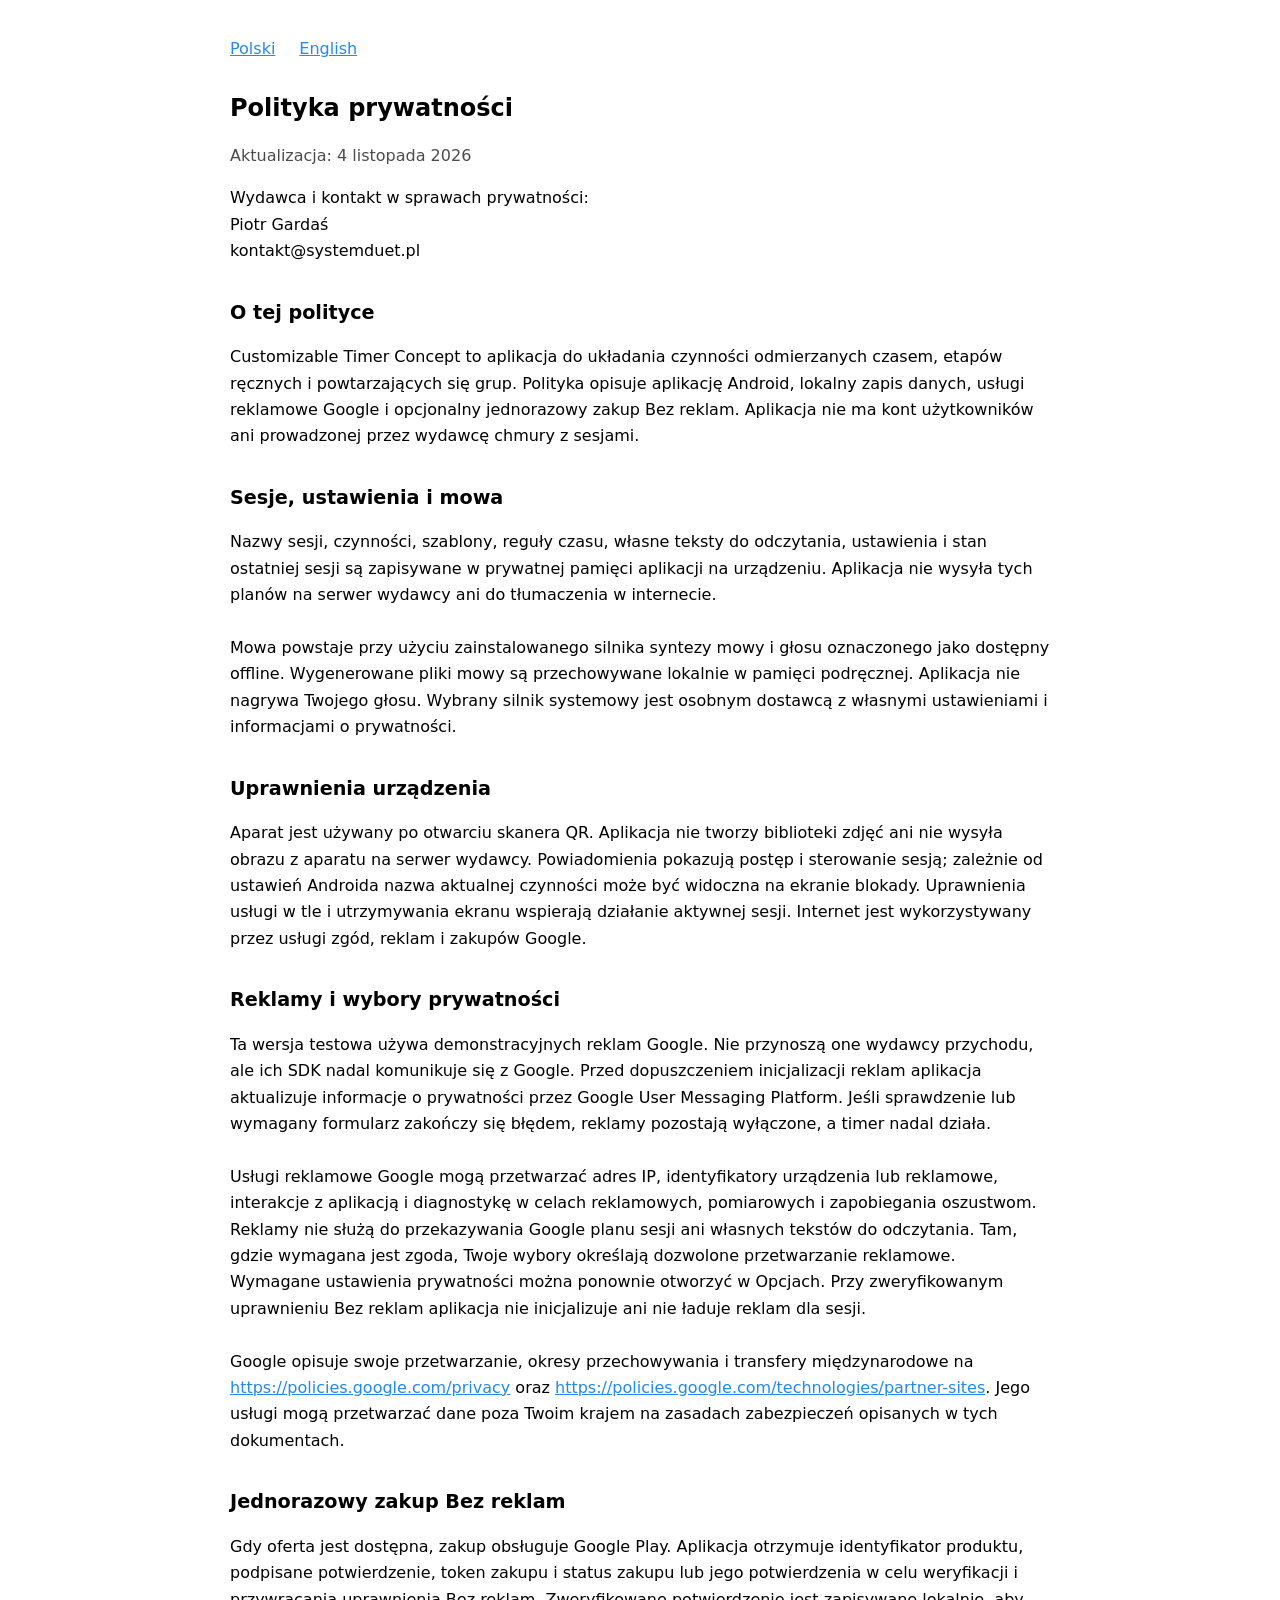
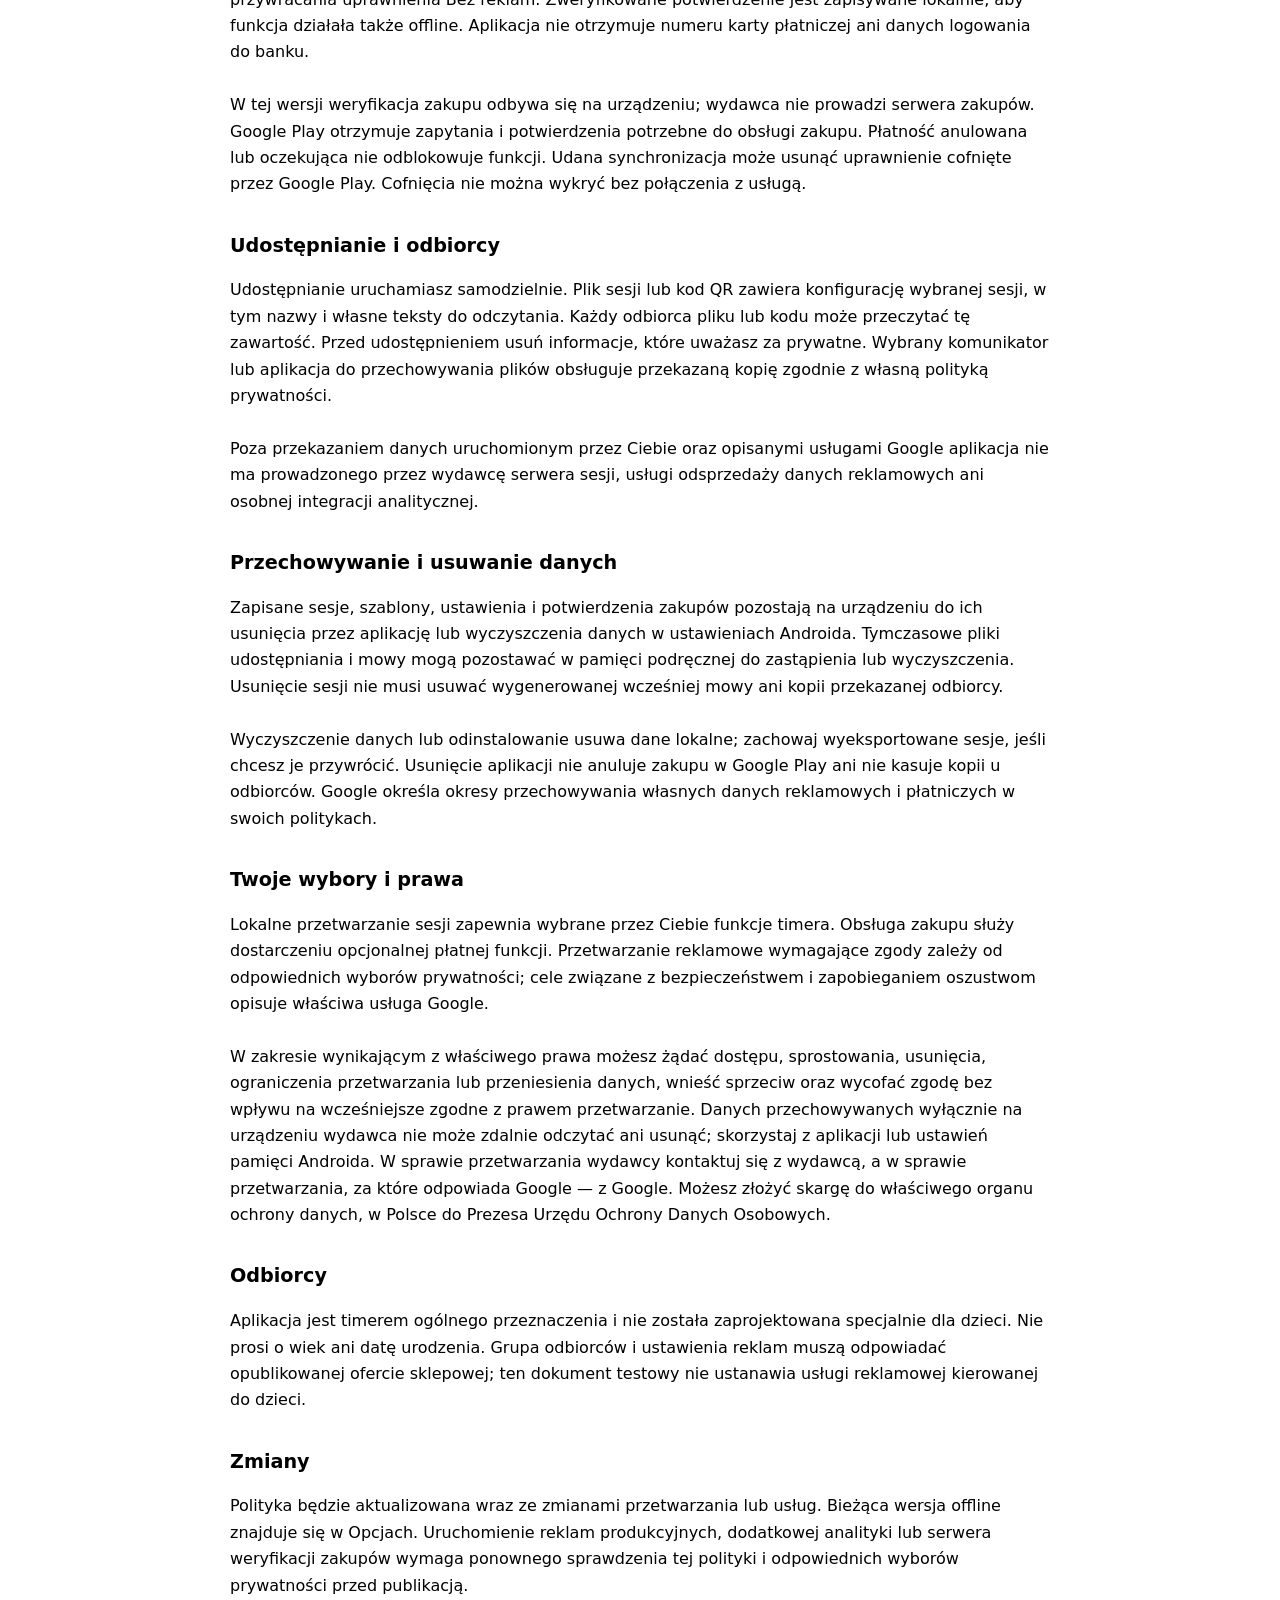
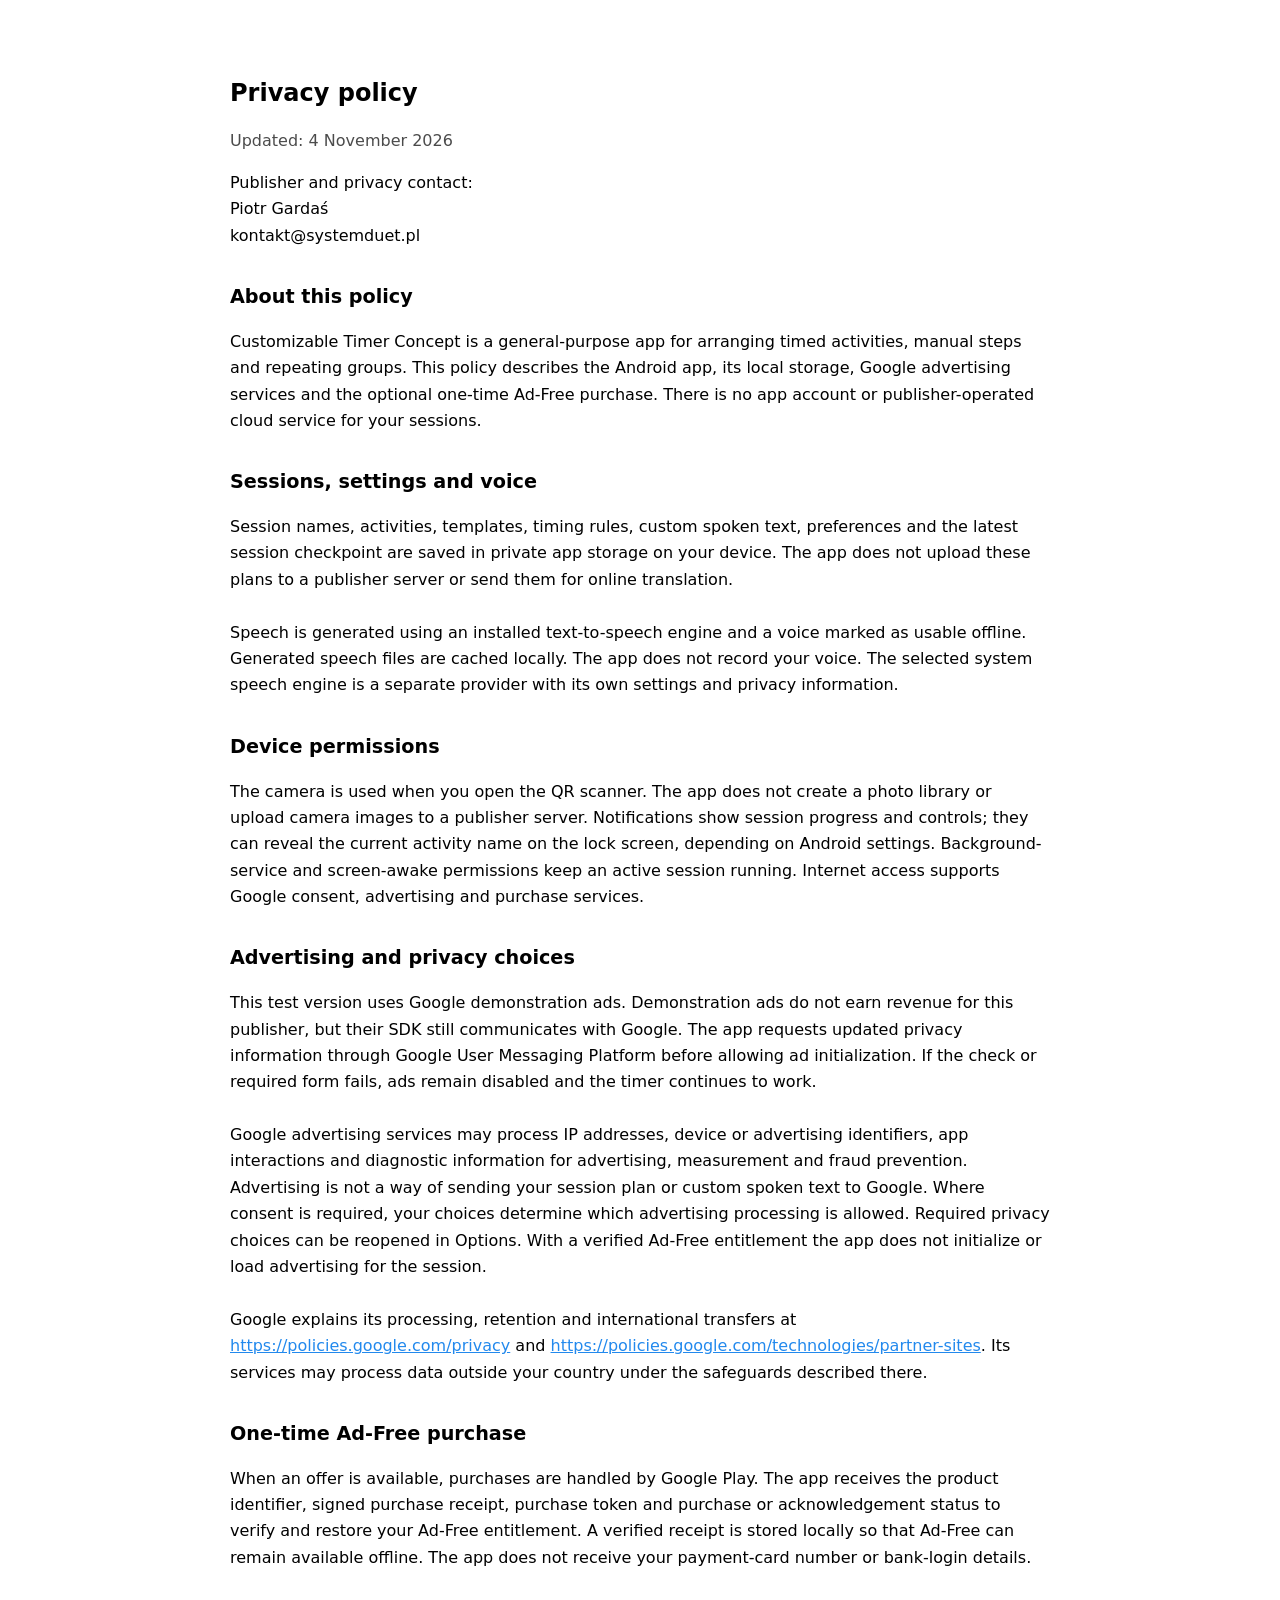
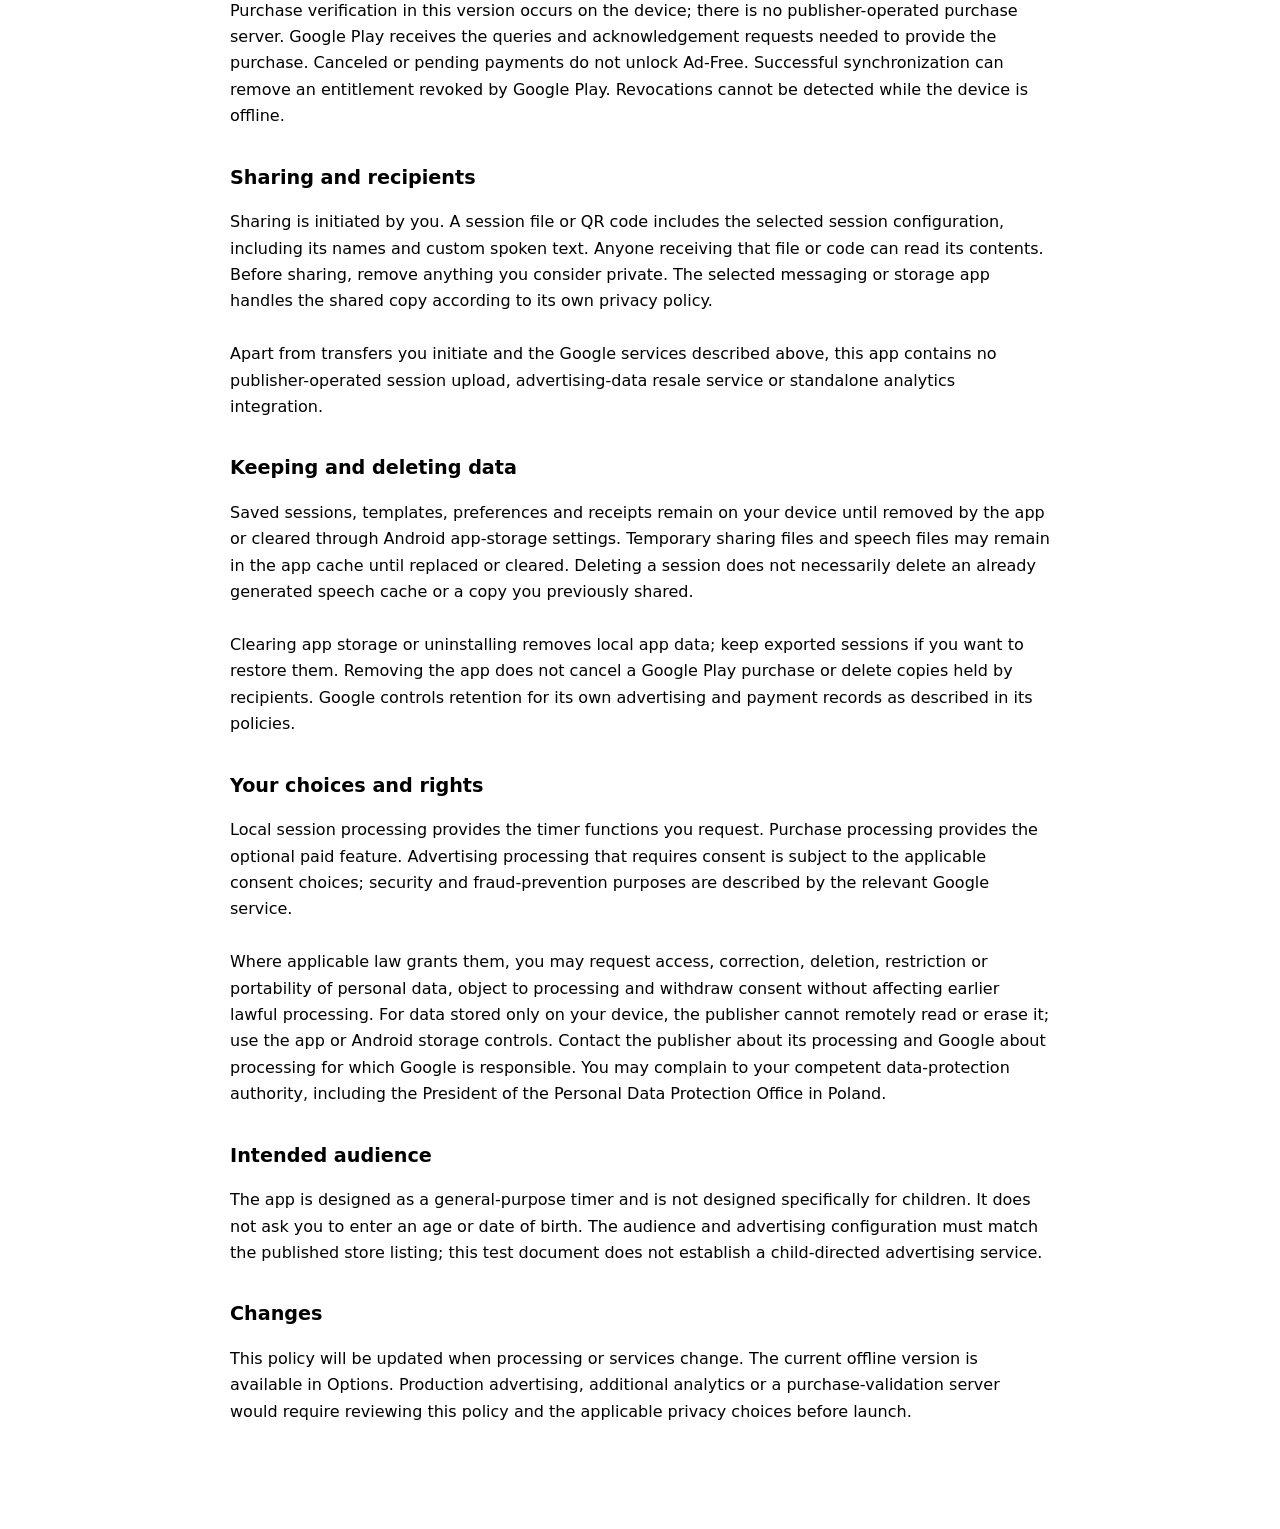
<file: index.html>
<!doctype html>
<html lang="pl"><head><meta charset="utf-8"><meta name="viewport" content="width=device-width,initial-scale=1">
<title>Customizable Timer Concept — Privacy policy / Polityka prywatności</title>
<style>
:root { color-scheme: light dark; font-family: system-ui,sans-serif; line-height: 1.65; }
body { max-width: 820px; padding: 24px; margin: auto; }
nav { display: flex; gap: 24px; padding: 12px 0; }
h1 { line-height: 1.2; } h2 { margin-top: 32px; font-size: 1.2rem; }
article { margin-bottom: 80px; } a { color: #2289ed; overflow-wrap: anywhere; }
.date { opacity: .7; } @media print { nav { display: none; } article { break-before: page; } }
</style></head><body><nav aria-label="Language"><a href="#pl">Polski</a><a href="#en">English</a></nav>
<article id="pl" lang="pl">
<h1>Polityka prywatności</h1>
<p class="date">Aktualizacja: 4 listopada 2026</p>
<p>Wydawca i kontakt w sprawach prywatności:<br>Piotr Gardaś<br>kontakt@systemduet.pl</p>
<h2>O tej polityce</h2>
<p>Customizable Timer Concept to aplikacja do układania czynności odmierzanych czasem, etapów ręcznych i powtarzających się grup. Polityka opisuje aplikację Android, lokalny zapis danych, usługi reklamowe Google i opcjonalny jednorazowy zakup Bez reklam. Aplikacja nie ma kont użytkowników ani prowadzonej przez wydawcę chmury z sesjami.</p>
<h2>Sesje, ustawienia i mowa</h2>
<p>Nazwy sesji, czynności, szablony, reguły czasu, własne teksty do odczytania, ustawienia i stan ostatniej sesji są zapisywane w prywatnej pamięci aplikacji na urządzeniu. Aplikacja nie wysyła tych planów na serwer wydawcy ani do tłumaczenia w internecie.<br><br>Mowa powstaje przy użyciu zainstalowanego silnika syntezy mowy i głosu oznaczonego jako dostępny offline. Wygenerowane pliki mowy są przechowywane lokalnie w pamięci podręcznej. Aplikacja nie nagrywa Twojego głosu. Wybrany silnik systemowy jest osobnym dostawcą z własnymi ustawieniami i informacjami o prywatności.</p>
<h2>Uprawnienia urządzenia</h2>
<p>Aparat jest używany po otwarciu skanera QR. Aplikacja nie tworzy biblioteki zdjęć ani nie wysyła obrazu z aparatu na serwer wydawcy. Powiadomienia pokazują postęp i sterowanie sesją; zależnie od ustawień Androida nazwa aktualnej czynności może być widoczna na ekranie blokady. Uprawnienia usługi w tle i utrzymywania ekranu wspierają działanie aktywnej sesji. Internet jest wykorzystywany przez usługi zgód, reklam i zakupów Google.</p>
<h2>Reklamy i wybory prywatności</h2>
<p>Ta wersja testowa używa demonstracyjnych reklam Google. Nie przynoszą one wydawcy przychodu, ale ich SDK nadal komunikuje się z Google. Przed dopuszczeniem inicjalizacji reklam aplikacja aktualizuje informacje o prywatności przez Google User Messaging Platform. Jeśli sprawdzenie lub wymagany formularz zakończy się błędem, reklamy pozostają wyłączone, a timer nadal działa.<br><br>Usługi reklamowe Google mogą przetwarzać adres IP, identyfikatory urządzenia lub reklamowe, interakcje z aplikacją i diagnostykę w celach reklamowych, pomiarowych i zapobiegania oszustwom. Reklamy nie służą do przekazywania Google planu sesji ani własnych tekstów do odczytania. Tam, gdzie wymagana jest zgoda, Twoje wybory określają dozwolone przetwarzanie reklamowe. Wymagane ustawienia prywatności można ponownie otworzyć w Opcjach. Przy zweryfikowanym uprawnieniu Bez reklam aplikacja nie inicjalizuje ani nie ładuje reklam dla sesji.<br><br>Google opisuje swoje przetwarzanie, okresy przechowywania i transfery międzynarodowe na <a href="https://policies.google.com/privacy">https://policies.google.com/privacy</a> oraz <a href="https://policies.google.com/technologies/partner-sites">https://policies.google.com/technologies/partner-sites</a>. Jego usługi mogą przetwarzać dane poza Twoim krajem na zasadach zabezpieczeń opisanych w tych dokumentach.</p>
<h2>Jednorazowy zakup Bez reklam</h2>
<p>Gdy oferta jest dostępna, zakup obsługuje Google Play. Aplikacja otrzymuje identyfikator produktu, podpisane potwierdzenie, token zakupu i status zakupu lub jego potwierdzenia w celu weryfikacji i przywracania uprawnienia Bez reklam. Zweryfikowane potwierdzenie jest zapisywane lokalnie, aby funkcja działała także offline. Aplikacja nie otrzymuje numeru karty płatniczej ani danych logowania do banku.<br><br>W tej wersji weryfikacja zakupu odbywa się na urządzeniu; wydawca nie prowadzi serwera zakupów. Google Play otrzymuje zapytania i potwierdzenia potrzebne do obsługi zakupu. Płatność anulowana lub oczekująca nie odblokowuje funkcji. Udana synchronizacja może usunąć uprawnienie cofnięte przez Google Play. Cofnięcia nie można wykryć bez połączenia z usługą.</p>
<h2>Udostępnianie i odbiorcy</h2>
<p>Udostępnianie uruchamiasz samodzielnie. Plik sesji lub kod QR zawiera konfigurację wybranej sesji, w tym nazwy i własne teksty do odczytania. Każdy odbiorca pliku lub kodu może przeczytać tę zawartość. Przed udostępnieniem usuń informacje, które uważasz za prywatne. Wybrany komunikator lub aplikacja do przechowywania plików obsługuje przekazaną kopię zgodnie z własną polityką prywatności.<br><br>Poza przekazaniem danych uruchomionym przez Ciebie oraz opisanymi usługami Google aplikacja nie ma prowadzonego przez wydawcę serwera sesji, usługi odsprzedaży danych reklamowych ani osobnej integracji analitycznej.</p>
<h2>Przechowywanie i usuwanie danych</h2>
<p>Zapisane sesje, szablony, ustawienia i potwierdzenia zakupów pozostają na urządzeniu do ich usunięcia przez aplikację lub wyczyszczenia danych w ustawieniach Androida. Tymczasowe pliki udostępniania i mowy mogą pozostawać w pamięci podręcznej do zastąpienia lub wyczyszczenia. Usunięcie sesji nie musi usuwać wygenerowanej wcześniej mowy ani kopii przekazanej odbiorcy.<br><br>Wyczyszczenie danych lub odinstalowanie usuwa dane lokalne; zachowaj wyeksportowane sesje, jeśli chcesz je przywrócić. Usunięcie aplikacji nie anuluje zakupu w Google Play ani nie kasuje kopii u odbiorców. Google określa okresy przechowywania własnych danych reklamowych i płatniczych w swoich politykach.</p>
<h2>Twoje wybory i prawa</h2>
<p>Lokalne przetwarzanie sesji zapewnia wybrane przez Ciebie funkcje timera. Obsługa zakupu służy dostarczeniu opcjonalnej płatnej funkcji. Przetwarzanie reklamowe wymagające zgody zależy od odpowiednich wyborów prywatności; cele związane z bezpieczeństwem i zapobieganiem oszustwom opisuje właściwa usługa Google.<br><br>W zakresie wynikającym z właściwego prawa możesz żądać dostępu, sprostowania, usunięcia, ograniczenia przetwarzania lub przeniesienia danych, wnieść sprzeciw oraz wycofać zgodę bez wpływu na wcześniejsze zgodne z prawem przetwarzanie. Danych przechowywanych wyłącznie na urządzeniu wydawca nie może zdalnie odczytać ani usunąć; skorzystaj z aplikacji lub ustawień pamięci Androida. W sprawie przetwarzania wydawcy kontaktuj się z wydawcą, a w sprawie przetwarzania, za które odpowiada Google — z Google. Możesz złożyć skargę do właściwego organu ochrony danych, w Polsce do Prezesa Urzędu Ochrony Danych Osobowych.</p>
<h2>Odbiorcy</h2>
<p>Aplikacja jest timerem ogólnego przeznaczenia i nie została zaprojektowana specjalnie dla dzieci. Nie prosi o wiek ani datę urodzenia. Grupa odbiorców i ustawienia reklam muszą odpowiadać opublikowanej ofercie sklepowej; ten dokument testowy nie ustanawia usługi reklamowej kierowanej do dzieci.</p>
<h2>Zmiany</h2>
<p>Polityka będzie aktualizowana wraz ze zmianami przetwarzania lub usług. Bieżąca wersja offline znajduje się w Opcjach. Uruchomienie reklam produkcyjnych, dodatkowej analityki lub serwera weryfikacji zakupów wymaga ponownego sprawdzenia tej polityki i odpowiednich wyborów prywatności przed publikacją.</p>
</article>
<article id="en" lang="en">
<h1>Privacy policy</h1>
<p class="date">Updated: 4 November 2026</p>
<p>Publisher and privacy contact:<br>Piotr Gardaś<br>kontakt@systemduet.pl</p>
<h2>About this policy</h2>
<p>Customizable Timer Concept is a general-purpose app for arranging timed activities, manual steps and repeating groups. This policy describes the Android app, its local storage, Google advertising services and the optional one-time Ad-Free purchase. There is no app account or publisher-operated cloud service for your sessions.</p>
<h2>Sessions, settings and voice</h2>
<p>Session names, activities, templates, timing rules, custom spoken text, preferences and the latest session checkpoint are saved in private app storage on your device. The app does not upload these plans to a publisher server or send them for online translation.<br><br>Speech is generated using an installed text-to-speech engine and a voice marked as usable offline. Generated speech files are cached locally. The app does not record your voice. The selected system speech engine is a separate provider with its own settings and privacy information.</p>
<h2>Device permissions</h2>
<p>The camera is used when you open the QR scanner. The app does not create a photo library or upload camera images to a publisher server. Notifications show session progress and controls; they can reveal the current activity name on the lock screen, depending on Android settings. Background-service and screen-awake permissions keep an active session running. Internet access supports Google consent, advertising and purchase services.</p>
<h2>Advertising and privacy choices</h2>
<p>This test version uses Google demonstration ads. Demonstration ads do not earn revenue for this publisher, but their SDK still communicates with Google. The app requests updated privacy information through Google User Messaging Platform before allowing ad initialization. If the check or required form fails, ads remain disabled and the timer continues to work.<br><br>Google advertising services may process IP addresses, device or advertising identifiers, app interactions and diagnostic information for advertising, measurement and fraud prevention. Advertising is not a way of sending your session plan or custom spoken text to Google. Where consent is required, your choices determine which advertising processing is allowed. Required privacy choices can be reopened in Options. With a verified Ad-Free entitlement the app does not initialize or load advertising for the session.<br><br>Google explains its processing, retention and international transfers at <a href="https://policies.google.com/privacy">https://policies.google.com/privacy</a> and <a href="https://policies.google.com/technologies/partner-sites">https://policies.google.com/technologies/partner-sites</a>. Its services may process data outside your country under the safeguards described there.</p>
<h2>One-time Ad-Free purchase</h2>
<p>When an offer is available, purchases are handled by Google Play. The app receives the product identifier, signed purchase receipt, purchase token and purchase or acknowledgement status to verify and restore your Ad-Free entitlement. A verified receipt is stored locally so that Ad-Free can remain available offline. The app does not receive your payment-card number or bank-login details.<br><br>Purchase verification in this version occurs on the device; there is no publisher-operated purchase server. Google Play receives the queries and acknowledgement requests needed to provide the purchase. Canceled or pending payments do not unlock Ad-Free. Successful synchronization can remove an entitlement revoked by Google Play. Revocations cannot be detected while the device is offline.</p>
<h2>Sharing and recipients</h2>
<p>Sharing is initiated by you. A session file or QR code includes the selected session configuration, including its names and custom spoken text. Anyone receiving that file or code can read its contents. Before sharing, remove anything you consider private. The selected messaging or storage app handles the shared copy according to its own privacy policy.<br><br>Apart from transfers you initiate and the Google services described above, this app contains no publisher-operated session upload, advertising-data resale service or standalone analytics integration.</p>
<h2>Keeping and deleting data</h2>
<p>Saved sessions, templates, preferences and receipts remain on your device until removed by the app or cleared through Android app-storage settings. Temporary sharing files and speech files may remain in the app cache until replaced or cleared. Deleting a session does not necessarily delete an already generated speech cache or a copy you previously shared.<br><br>Clearing app storage or uninstalling removes local app data; keep exported sessions if you want to restore them. Removing the app does not cancel a Google Play purchase or delete copies held by recipients. Google controls retention for its own advertising and payment records as described in its policies.</p>
<h2>Your choices and rights</h2>
<p>Local session processing provides the timer functions you request. Purchase processing provides the optional paid feature. Advertising processing that requires consent is subject to the applicable consent choices; security and fraud-prevention purposes are described by the relevant Google service.<br><br>Where applicable law grants them, you may request access, correction, deletion, restriction or portability of personal data, object to processing and withdraw consent without affecting earlier lawful processing. For data stored only on your device, the publisher cannot remotely read or erase it; use the app or Android storage controls. Contact the publisher about its processing and Google about processing for which Google is responsible. You may complain to your competent data-protection authority, including the President of the Personal Data Protection Office in Poland.</p>
<h2>Intended audience</h2>
<p>The app is designed as a general-purpose timer and is not designed specifically for children. It does not ask you to enter an age or date of birth. The audience and advertising configuration must match the published store listing; this test document does not establish a child-directed advertising service.</p>
<h2>Changes</h2>
<p>This policy will be updated when processing or services change. The current offline version is available in Options. Production advertising, additional analytics or a purchase-validation server would require reviewing this policy and the applicable privacy choices before launch.</p>
</article>
</body></html>
</file>
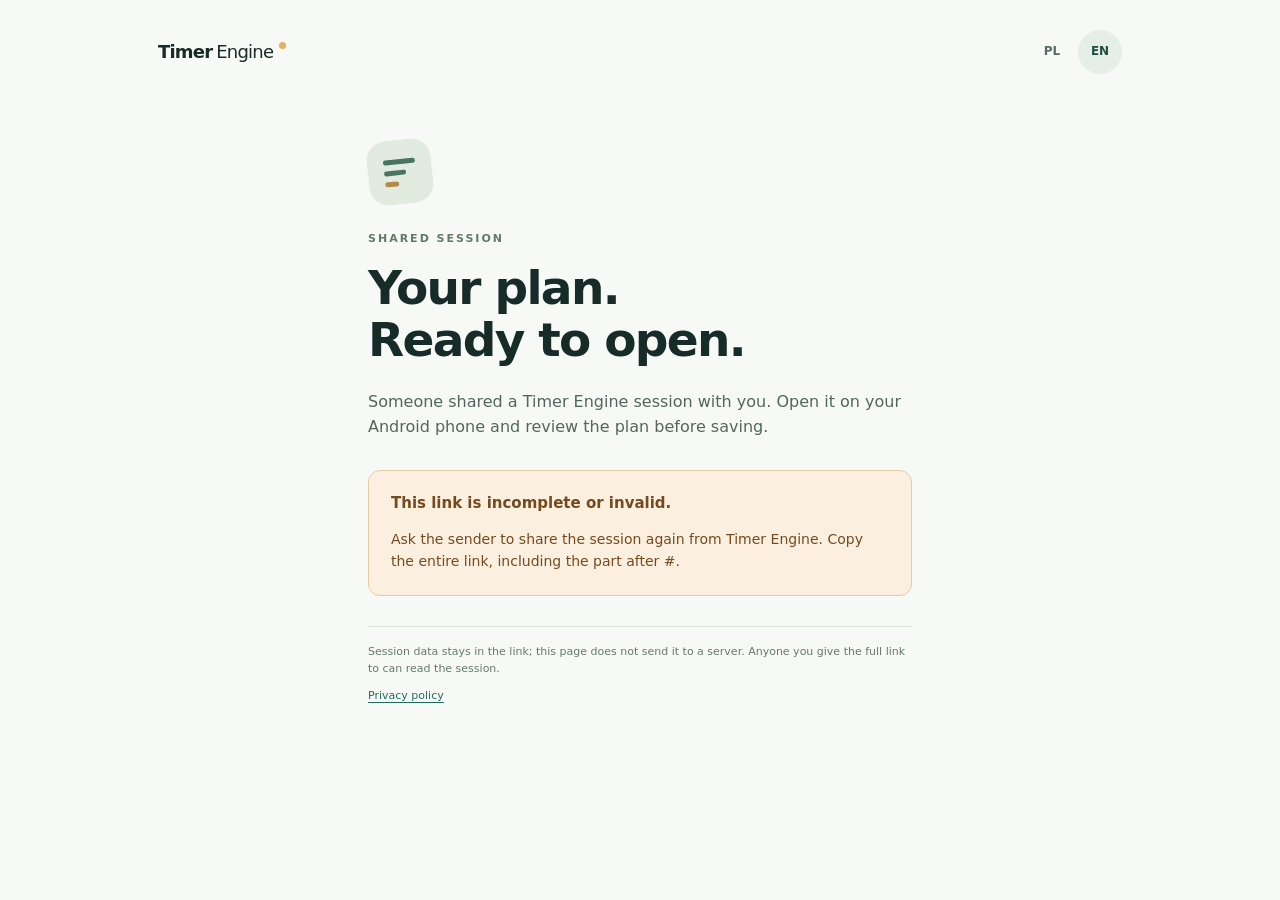
<file: share/index.html>
<!doctype html>
<html lang="pl">
	<head>
		<meta charset="utf-8">
		<meta name="viewport" content="width=device-width, initial-scale=1">
		<meta name="referrer" content="no-referrer">
		<meta name="robots" content="noindex, nofollow">
		<meta http-equiv="Content-Security-Policy" content="default-src 'none'; script-src 'self'; style-src 'self'; connect-src 'none'; img-src 'self'; base-uri 'none'; form-action 'none'; object-src 'none'">
		<title>Otwórz sesję · Timer Engine</title>
		<link rel="stylesheet" href="./styles.css">
		<script type="module" src="./app.js"></script>
	</head>
	<body>
		<header class="header">
			<a class="brand" href="../" aria-label="Timer Engine">Timer<span>Engine</span><span class="brand-dot" aria-hidden="true"></span></a>
			<nav aria-label="Language / Język">
				<button type="button" data-language="pl" aria-pressed="true">PL</button>
				<button type="button" data-language="en" aria-pressed="false">EN</button>
			</nav>
		</header>
		<main>
			<div class="session-icon" aria-hidden="true"><span></span><span></span><span></span></div>
			<p class="eyebrow" data-text="eyebrow">UDOSTĘPNIONA SESJA</p>
			<h1 data-text="title">Twój plan.&#10;Gotowy do otwarcia.</h1>
			<p class="intro" data-text="intro">Ktoś udostępnił Ci sesję Timer Engine. Otwórz ją na telefonie z Androidem i sprawdź plan przed zapisaniem.</p>
			<section id="valid-content" hidden aria-label="Session / Sesja">
				<a id="open-session" class="primary" data-text="open">Otwórz w Timer Engine</a>
				<p class="status" data-text="ready">Link jest gotowy do przekazania aplikacji.</p>
				<div class="steps">
					<section class="step"><span class="number" aria-hidden="true">01</span><div><h2 data-text="stepOne">Masz już aplikację?</h2><p data-text="stepOneText">Naciśnij przycisk powyżej. Aplikacja sprawdzi sesję i pokaże jej podgląd.</p></div></section>
					<section class="step"><span class="number" aria-hidden="true">02</span><div><h2 data-text="stepTwo">Pierwszy raz z Timer Engine?</h2><p data-text="stepTwoText">Zainstaluj aplikację z Google Play, a potem wróć do tej wiadomości i ponownie otwórz ten sam link.</p><a class="store" href="https://play.google.com/store/apps/details?id=timer.engine" rel="noreferrer" data-text="install">Przejdź do Google Play</a></div></section>
				</div>
				<p class="help" data-text="testAccess">Jeśli aplikacja jest dostępna tylko w testach zamkniętych, Twoje konto Google musi mieć dostęp do testów.</p>
				<p class="help" data-text="browserHelp">Przycisk nie działa w Messengerze? Otwórz ten sam link w przeglądarce telefonu, np. Chrome, i spróbuj ponownie.</p>
			</section>
			<section id="invalid-content" class="error" role="status" hidden>
				<h2 data-text="invalidTitle">Ten link jest niepełny lub nieprawidłowy.</h2>
				<p data-text="invalidText">Poproś nadawcę o ponowne udostępnienie sesji z Timer Engine. Skopiuj cały link, razem z częścią po znaku #.</p>
			</section>
			<noscript><p class="error" data-text="noscript">Włącz JavaScript, aby sprawdzić link i otworzyć sesję. / Enable JavaScript to check the link and open the session.</p></noscript>
			<footer><p data-text="privacy">Dane sesji są w linku, a strona nie wysyła ich do serwera. Osoba, której przekażesz pełny link, może odczytać sesję.</p><a href="../" data-text="privacyLink">Polityka prywatności</a></footer>
		</main>
	</body>
</html>
</file>
<file: share/styles.css>
:root {
	color-scheme: light;
	font-family: system-ui, -apple-system, BlinkMacSystemFont, 'Segoe UI', sans-serif;
	color: #172c29;
	background: #f7f9f6;
	font-synthesis: none;
	line-height: 1.6;
}

* { box-sizing: border-box; }
body { margin: 0; }
[hidden] { display: none !important; }
a { color: #216d5d; text-underline-offset: .25em; }
button, a { -webkit-tap-highlight-color: transparent; }
button:focus-visible, a:focus-visible { outline: 3px solid #9b5a00; outline-offset: 5px; }
.header { display: flex; align-items: center; justify-content: space-between; max-width: 1020px; padding: 30px 28px; margin: auto; }
.brand { font-size: 18px; font-weight: 750; letter-spacing: -.8px; text-decoration: none; color: #172c29; display: flex; align-items: center; gap: 4px; }
.brand > span:first-child { font-weight: 400; }
.brand-dot { width: 7px; height: 7px; background: #e2b15c; border-radius: 50%; margin: 0 0 12px 2px; }
nav { display: flex; gap: 4px; }
nav button { border: 0; background: transparent; color: #586a65; cursor: pointer; font: inherit; font-size: 12px; font-weight: 700; width: 44px; height: 44px; border-radius: 50%; }
nav button[aria-pressed='true'] { background: #e6eee8; color: #204f41; }
main { max-width: 600px; margin: 36px auto 0; padding: 0 28px 28px; }
.session-icon { width: 64px; height: 64px; display: flex; flex-direction: column; justify-content: center; gap: 6px; padding: 16px; background: #e1ebe0; border-radius: 19px; transform: rotate(-6deg); margin-bottom: 26px; }
.session-icon span { display: block; height: 5px; background: #49745d; border-radius: 4px; }
.session-icon span:nth-child(2) { width: 70%; }
.session-icon span:nth-child(3) { width: 44%; background: #b28c47; }
.eyebrow { color: #64796d; font-weight: 700; font-size: 11px; letter-spacing: 2px; margin: 0 0 14px; }
h1 { font-size: clamp(34px, 7vw, 47px); line-height: 1.12; letter-spacing: -1.7px; font-weight: 650; margin: 0 0 22px; white-space: pre-line; }
.intro { color: #52665f; margin: 0 0 30px; font-size: 16px; }
.primary { display: block; width: 100%; padding: 17px 20px; border-radius: 12px; background: #245c48; color: white; text-align: center; font-size: 16px; font-weight: 650; text-decoration: none; }
.primary:hover { background: #1b4a39; }
.status { margin: 9px 0 28px; color: #64796d; text-align: center; font-size: 12px; }
.steps { border-top: 1px solid #dce4dc; border-bottom: 1px solid #dce4dc; }
.step { display: flex; align-items: flex-start; gap: 17px; margin: 24px 0; }
.number { font-size: 11px; font-weight: 700; color: #60796b; padding-top: 3px; }
h2 { font-size: 15px; line-height: 1.4; font-weight: 650; margin: 0 0 5px; }
.step p { color: #52665f; font-size: 14px; margin: 0; }
.store { display: inline-block; font-size: 14px; font-weight: 650; padding: 13px 0 5px; }
.help { font-size: 12px; color: #61756b; margin: 17px 0; }
.error { padding: 22px; background: #fbefe0; border: 1px solid #e6cba5; border-radius: 12px; color: #744b1e; margin: 0 0 30px; }
.error p { font-size: 14px; margin-bottom: 0; }
footer { border-top: 1px solid #dce4dc; margin-top: 28px; padding-top: 16px; color: #66786f; font-size: 11px; }
footer p { margin: 0 0 9px; }
@media (max-width: 480px) {
	.header { padding: 17px 22px; }
	main { margin-top: 20px; padding-left: 24px; padding-right: 24px; }
	.session-icon { width: 54px; height: 54px; padding: 13px; margin-bottom: 22px; }
	.intro { font-size: 15px; }
}
</file>
